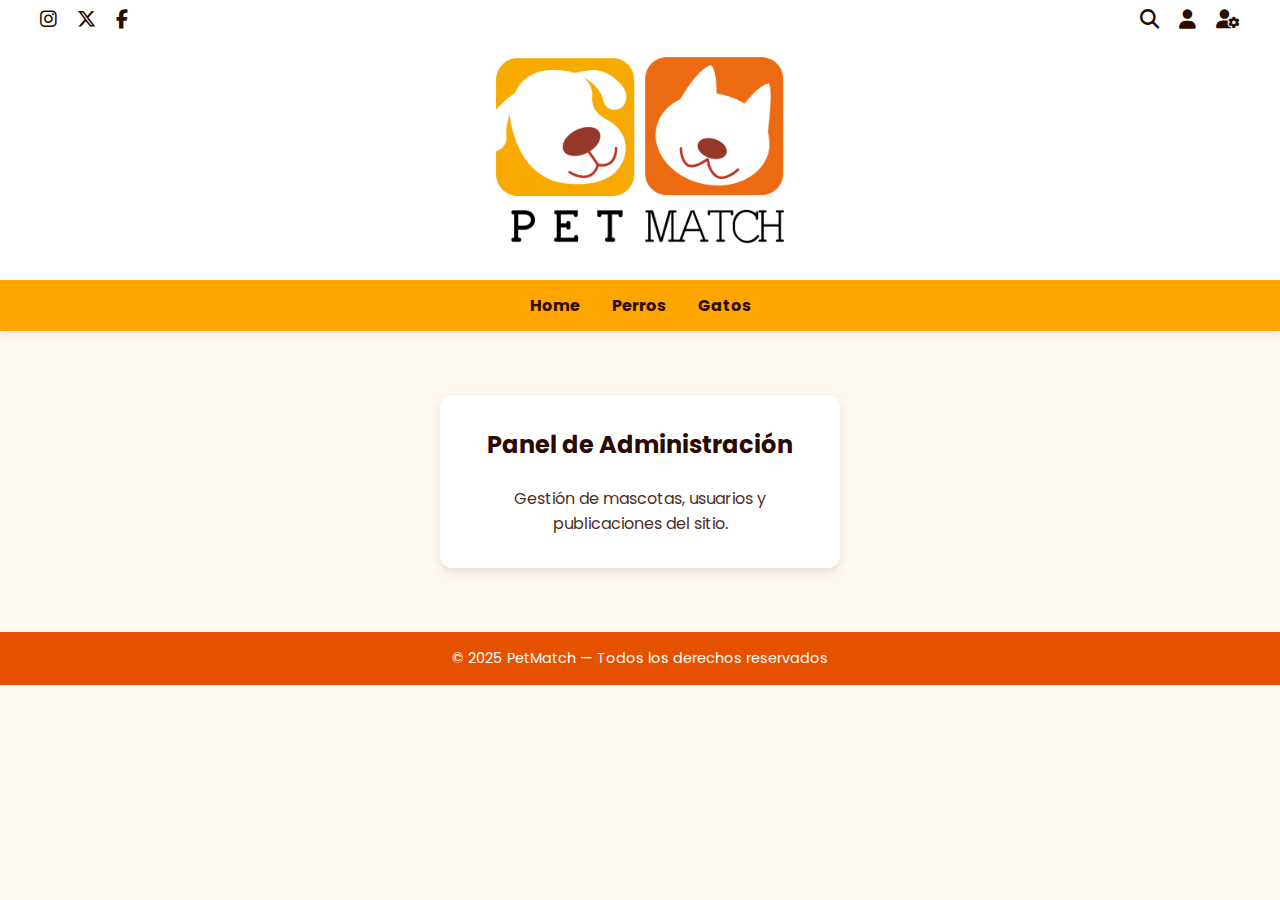
<file: admin.html>
<!DOCTYPE html>
<html lang="es">
<head>
  <meta charset="UTF-8" />
  <meta name="viewport" content="width=device-width, initial-scale=1.0"/>
  <title>Panel Admin – PetMatch</title>
  <link rel="stylesheet" href="./css/style.css"/>
  <link rel="stylesheet" href="https://cdnjs.cloudflare.com/ajax/libs/font-awesome/6.5.0/css/all.min.css"/>
  <link rel="icon" href="./imgs/favicon.ico" type="image/x-icon">
  <link rel="preconnect" href="https://fonts.googleapis.com">
  <link rel="preconnect" href="https://fonts.gstatic.com" crossorigin>
  <link href="https://fonts.googleapis.com/css2?family=Poppins:wght@400;600&display=swap" rel="stylesheet">
</head>
<body>

  <!-- Header -->
  <header class="main-header">
    <div class="top-bar">
      <div class="social-icons">
        <a href="#"><i class="fab fa-instagram"></i></a>
        <a href="#"><i class="fab fa-x-twitter"></i></a>
        <a href="#"><i class="fab fa-facebook-f"></i></a>
      </div>
      <div class="action-icons">
        <a href="#"><i class="fas fa-search"></i></a>
        <a href="login.html"><i class="fas fa-user"></i></a>
        <a href="admin.html"><i class="fas fa-user-cog"></i></a>
      </div>
    </div>
    <div class="logo">
      <img src="./imgs/logo_petmatch.png" alt="PetMatch">
    </div>
    <nav class="main-nav">
      <a href="index.html">Home</a>
      <a href="perros.html">Perros</a>
      <a href="gatos.html">Gatos</a>
    </nav>
  </header>

  <main>
    <section class="admin-panel">
      <h2>Panel de Administración</h2>
      <p>Gestión de mascotas, usuarios y publicaciones del sitio.</p>
      
		
    </section>
  </main>

  <footer class="main-footer">
    <p>&copy; 2025 PetMatch — Todos los derechos reservados</p>
  </footer>

</body>
</html>
</file>
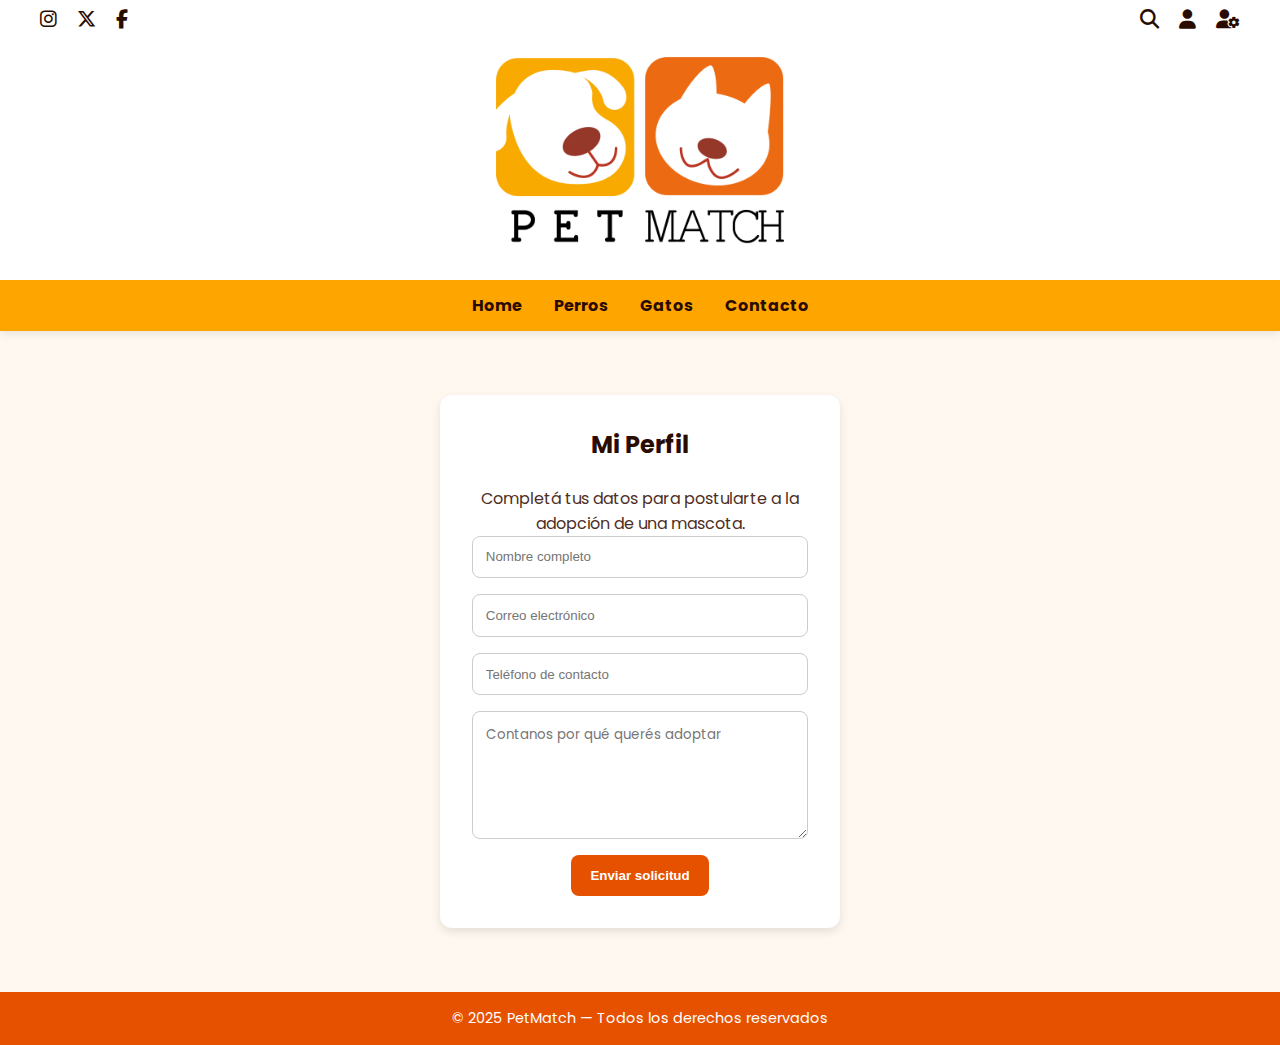
<file: adoptante.html>
<!DOCTYPE html>
<html lang="es">
<head>
  <meta charset="UTF-8">
  <meta name="viewport" content="width=device-width, initial-scale=1.0">
  <title>Gatos en Adopción – PetMatch</title>
  <link rel="stylesheet" href="./css/style.css">
  <link rel="stylesheet" href="https://cdnjs.cloudflare.com/ajax/libs/font-awesome/6.5.0/css/all.min.css">
  <link rel="icon" href="./imgs/favicon.ico" type="image/x-icon">
  <link rel="preconnect" href="https://fonts.googleapis.com">
  <link rel="preconnect" href="https://fonts.gstatic.com" crossorigin>
  <link href="https://fonts.googleapis.com/css2?family=Poppins:wght@400;600&display=swap" rel="stylesheet">
</head>
<body>

  <!-- Header  -->
  <header class="main-header">
    <div class="top-bar">
      <div class="social-icons">
        <a href="#"><i class="fab fa-instagram"></i></a>
        <a href="#"><i class="fab fa-x-twitter"></i></a>
        <a href="#"><i class="fab fa-facebook-f"></i></a>
      </div>
      <div class="action-icons">
        <a href="#"><i class="fas fa-search"></i></a>
        <a href="login.html"><i class="fas fa-user"></i></a>
        <a href="admin.html"><i class="fas fa-user-cog"></i></a>
      </div>
      </div>
    </div>
    <div class="logo">
      <img src="./imgs/logo_petmatch.png" alt="PetMatch">
    </div>
    <nav class="main-nav">
      <a href="index.html">Home</a>
      <a href="perros.html">Perros</a>
      <a href="gatos.html">Gatos</a>
	  <a href="contacto.html">Contacto</a>
    </nav>
  </header>

<main>
  <section class="login-form">
    <h2>Mi Perfil</h2>
    <p>Completá tus datos para postularte a la adopción de una mascota.</p>
    <form>
      <input type="text" name="nombre" placeholder="Nombre completo" required />
      <input type="email" name="email" placeholder="Correo electrónico" required />
      <input type="tel" name="telefono" placeholder="Teléfono de contacto" />
      <textarea name="mensaje" rows="5" placeholder="Contanos por qué querés adoptar"></textarea>
      <button type="submit">Enviar solicitud</button>
    </form>
  </section>
</main>

<footer class="main-footer">
  <p>&copy; 2025 PetMatch — Todos los derechos reservados</p>
</footer>

</body>
</html>
</file>
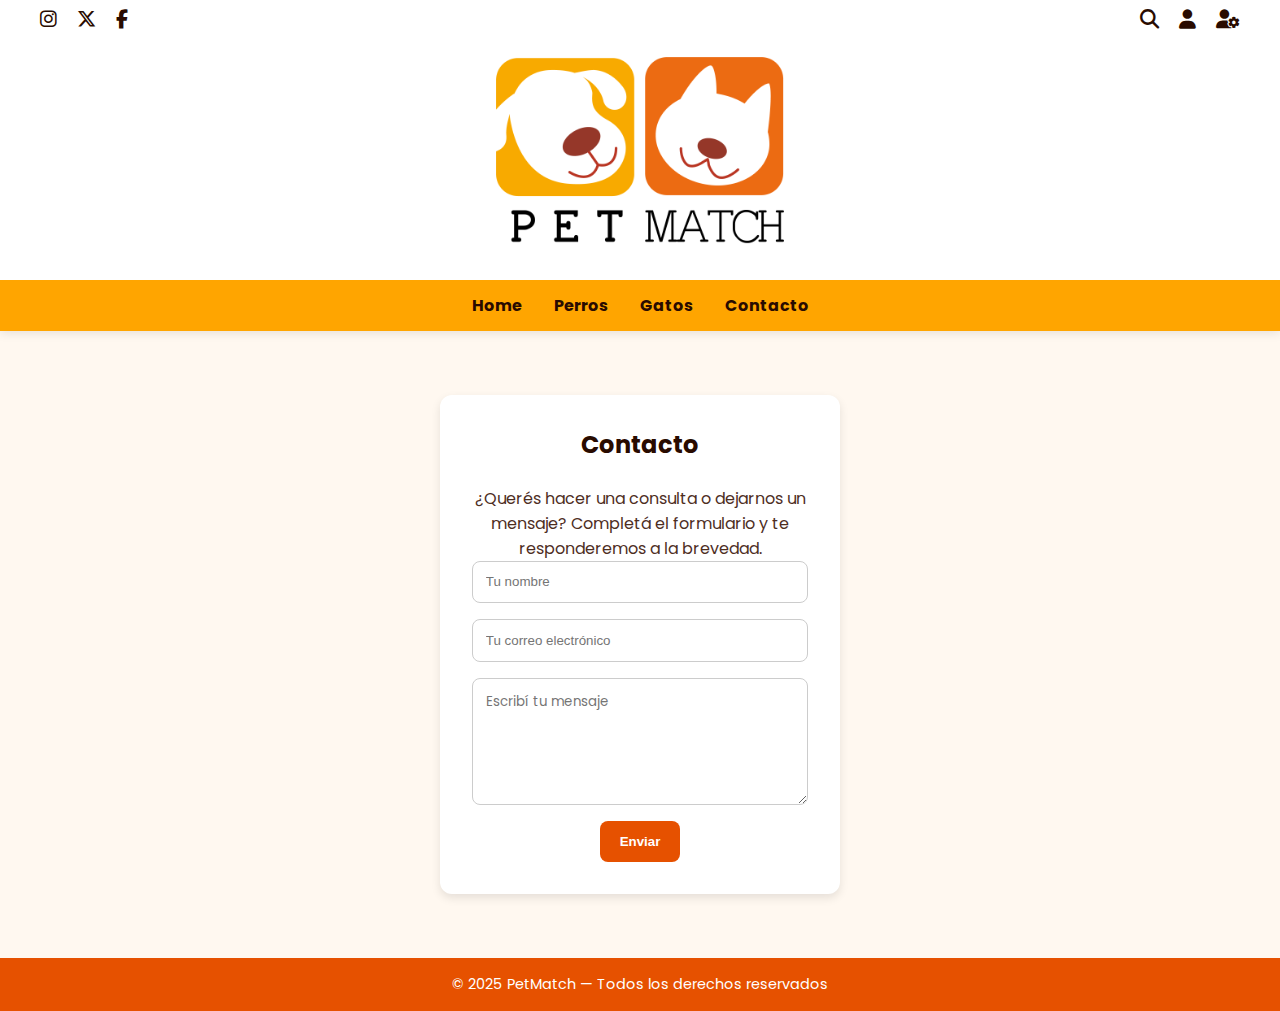
<file: contacto.html>
<!DOCTYPE html>
<html lang="es">
<head>
  <meta charset="UTF-8">
  <meta name="viewport" content="width=device-width, initial-scale=1.0">
  <title>Gatos en Adopción – PetMatch</title>
  <link rel="stylesheet" href="./css/style.css">
  <link rel="stylesheet" href="https://cdnjs.cloudflare.com/ajax/libs/font-awesome/6.5.0/css/all.min.css">
  <link rel="icon" href="./imgs/favicon.ico" type="image/x-icon">
  <link rel="preconnect" href="https://fonts.googleapis.com">
  <link rel="preconnect" href="https://fonts.gstatic.com" crossorigin>
  <link href="https://fonts.googleapis.com/css2?family=Poppins:wght@400;600&display=swap" rel="stylesheet">
</head>
<body>

  <!-- Header  -->
  <header class="main-header">
    <div class="top-bar">
      <div class="social-icons">
        <a href="#"><i class="fab fa-instagram"></i></a>
        <a href="#"><i class="fab fa-x-twitter"></i></a>
        <a href="#"><i class="fab fa-facebook-f"></i></a>
      </div>
      <div class="action-icons">
        <a href="#"><i class="fas fa-search"></i></a>
        <a href="login.html"><i class="fas fa-user"></i></a>
        <a href="admin.html"><i class="fas fa-user-cog"></i></a>
      </div>
    </div>
    <div class="logo">
      <img src="./imgs/logo_petmatch.png" alt="PetMatch Logo">
    </div>
    <nav class="main-nav">
      <a href="index.html">Home</a>
      <a href="perros.html">Perros</a>
      <a href="gatos.html">Gatos</a>
	  <a href="contacto.html">Contacto</a>
    </nav>
  </header>

  <!-- Main -->
  <main>
    <section class="login-form">
  <h2>Contacto</h2>
  <p>¿Querés hacer una consulta o dejarnos un mensaje? Completá el formulario y te responderemos a la brevedad.</p>
  <form action="#" method="post">
    <input type="text" name="nombre" placeholder="Tu nombre" required>
    <input type="email" name="email" placeholder="Tu correo electrónico" required>
    <textarea name="mensaje" placeholder="Escribí tu mensaje" rows="5" style="width: 100%; padding: 0.8rem; border: 1px solid #ccc; border-radius: 8px; margin-bottom: 1rem;" required></textarea>
    <button type="submit">Enviar</button>
  </form>
</section>
  </main>

  <footer class="main-footer">
    <p>&copy; 2025 PetMatch — Todos los derechos reservados</p>
  </footer>

</body>
</html>
</file>
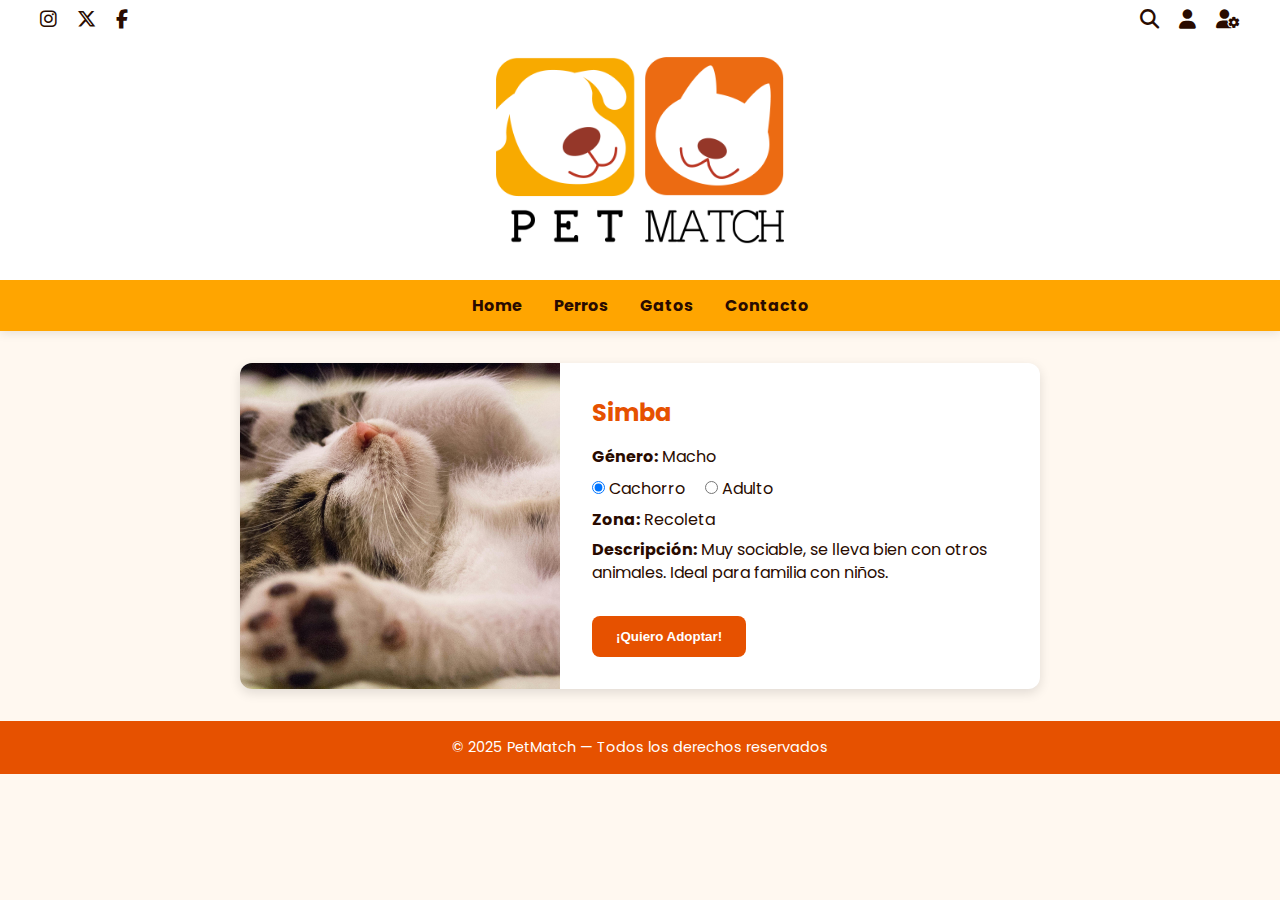
<file: detalle.html>
<!DOCTYPE html>
<html lang="es">
<head>
  <meta charset="UTF-8">
  <meta name="viewport" content="width=device-width, initial-scale=1.0">
  <title>Gatos en Adopción – PetMatch</title>
  <link rel="stylesheet" href="./css/style.css">
  <link rel="stylesheet" href="https://cdnjs.cloudflare.com/ajax/libs/font-awesome/6.5.0/css/all.min.css">
  <link rel="icon" href="./imgs/favicon.ico" type="image/x-icon">
  <link rel="preconnect" href="https://fonts.googleapis.com">
  <link rel="preconnect" href="https://fonts.gstatic.com" crossorigin>
  <link href="https://fonts.googleapis.com/css2?family=Poppins:wght@400;600&display=swap" rel="stylesheet">
</head>
<body>

  <!-- Header  -->
  <header class="main-header">
    <div class="top-bar">
      <div class="social-icons">
        <a href="#"><i class="fab fa-instagram"></i></a>
        <a href="#"><i class="fab fa-x-twitter"></i></a>
        <a href="#"><i class="fab fa-facebook-f"></i></a>
      </div>
      <div class="action-icons">
        <a href="#"><i class="fas fa-search"></i></a>
        <a href="login.html"><i class="fas fa-user"></i></a>
        <a href="admin.html"><i class="fas fa-user-cog"></i></a>
      </div>
    </div>
    <div class="logo">
      <img src="./imgs/logo_petmatch.png" alt="PetMatch Logo">
    </div>
    <nav class="main-nav">
      <a href="index.html">Home</a>
      <a href="perros.html">Perros</a>
      <a href="gatos.html">Gatos</a>
	  <a href="contacto.html">Contacto</a>
    </nav>
  </header>

  <!-- Main -->
  <main>
    <div class="card-details">
  <img src="./imgs/cat01.jpg" alt="Simba">
  <div class="card-info">
    <h2>Simba</h2>
    
    <p><strong>Género:</strong> Macho</p>
    
    <!--<p><strong>Etapa de vida:</strong></p>-->
    <label>
      <input type="radio" name="etapa" checked> Cachorro
    </label>
    <label>
      <input type="radio" name="etapa"> Adulto
    </label>

    <p><strong>Zona:</strong> Recoleta</p>

    <p><strong>Descripción:</strong> Muy sociable, se lleva bien con otros animales. Ideal para familia con niños.</p>

    <button class="adopt-btn">¡Quiero Adoptar!</button>
  </div>
</div>
  </main>

  <footer class="main-footer">
    <p>&copy; 2025 PetMatch — Todos los derechos reservados</p>
  </footer>

</body>
</html>
</file>
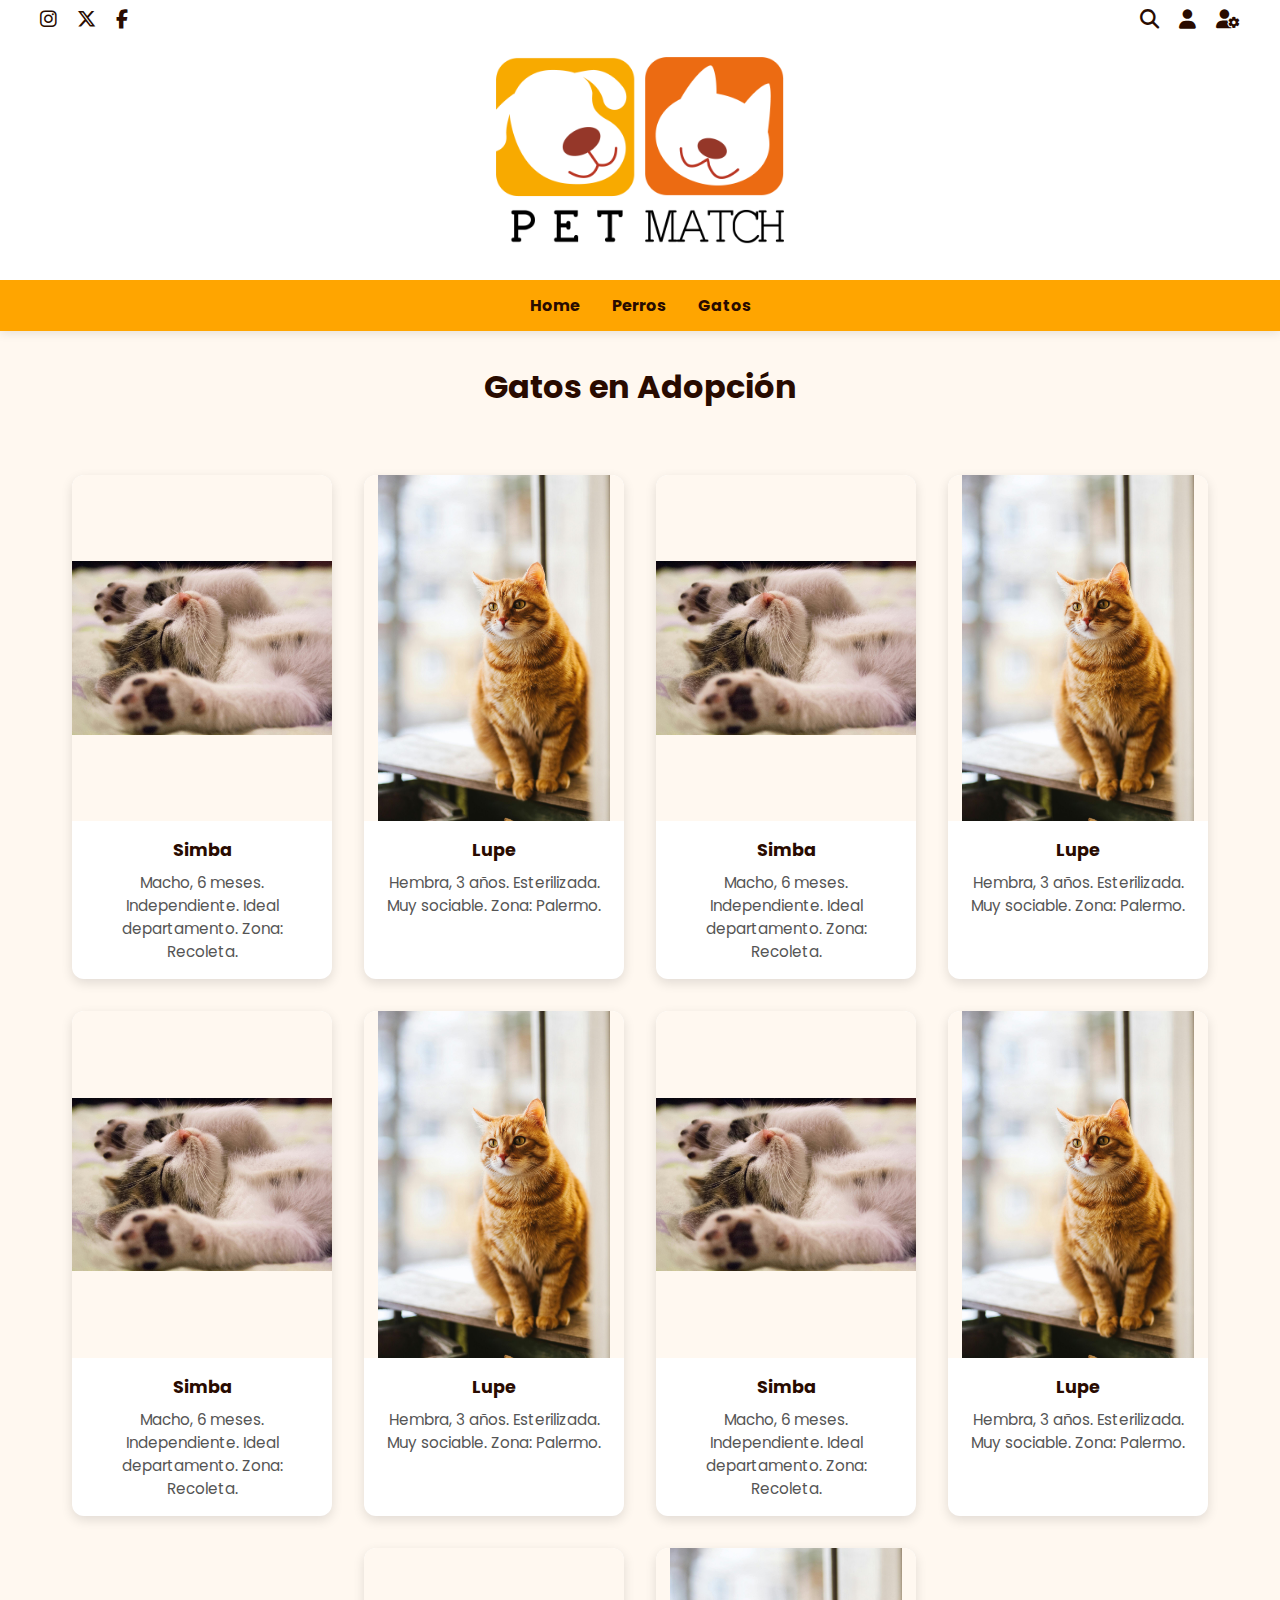
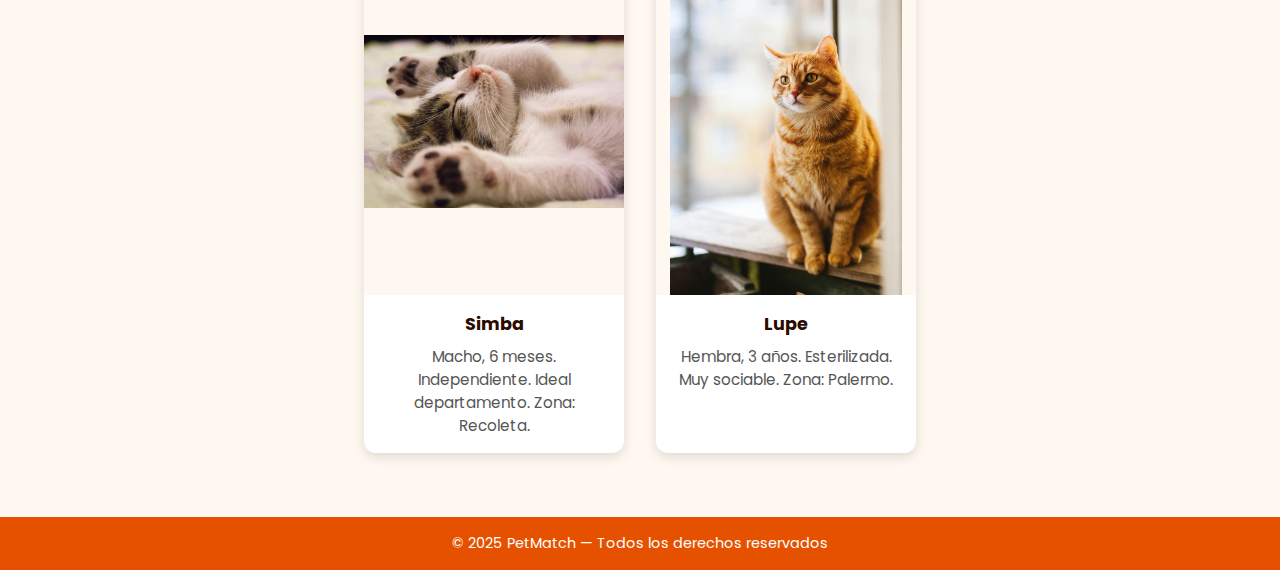
<file: gatos.html>
<!DOCTYPE html>
<html lang="es">
<head>
  <meta charset="UTF-8">
  <meta name="viewport" content="width=device-width, initial-scale=1.0">
  <title>Gatos en Adopción – PetMatch</title>
  <link rel="stylesheet" href="./css/style.css">
  <link rel="stylesheet" href="https://cdnjs.cloudflare.com/ajax/libs/font-awesome/6.5.0/css/all.min.css">
  <link rel="icon" href="./imgs/favicon.ico" type="image/x-icon">
  <link rel="preconnect" href="https://fonts.googleapis.com">
  <link rel="preconnect" href="https://fonts.gstatic.com" crossorigin>
  <link href="https://fonts.googleapis.com/css2?family=Poppins:wght@400;600&display=swap" rel="stylesheet">
</head>
<body>

  <!-- Header  -->
  <header class="main-header">
    <div class="top-bar">
      <div class="social-icons">
        <a href="#"><i class="fab fa-instagram"></i></a>
        <a href="#"><i class="fab fa-x-twitter"></i></a>
        <a href="#"><i class="fab fa-facebook-f"></i></a>
      </div>
      <div class="action-icons">
        <a href="#"><i class="fas fa-search"></i></a>
        <a href="login.html"><i class="fas fa-user"></i></a>
        <a href="admin.html"><i class="fas fa-user-cog"></i></a>
      </div>
    </div>
    <div class="logo">
      <img src="./imgs/logo_petmatch.png" alt="PetMatch Logo">
    </div>
    <nav class="main-nav">
      <a href="index.html">Home</a>
      <a href="perros.html">Perros</a>
      <a href="gatos.html">Gatos</a>
    </nav>
  </header>

  <!-- Main -->
  <main>
    <section class="cards-section">
      <h1>Gatos en Adopción</h1>
      <div class="cards-container">
        
        <div class="card">
          <img src="./imgs/cat01.jpg" alt="Simba">
          <h3>Simba</h3>
          <p>Macho, 6 meses.  Independiente. Ideal departamento. Zona: Recoleta.</p>
        </div>
        <div class="card">
          <img src="./imgs/cat02.jpg" alt="Lupe">
          <h3>Lupe</h3>
          <p>Hembra, 3 años. Esterilizada. Muy sociable. Zona: Palermo.</p>
        </div>
		<div class="card">
          <img src="./imgs/cat01.jpg" alt="Simba">
          <h3>Simba</h3>
          <p>Macho, 6 meses.  Independiente. Ideal departamento. Zona: Recoleta.</p>
        </div>
        <div class="card">
          <img src="./imgs/cat02.jpg" alt="Lupe">
          <h3>Lupe</h3>
          <p>Hembra, 3 años. Esterilizada. Muy sociable. Zona: Palermo.</p>
        </div>
		<div class="card">
          <img src="./imgs/cat01.jpg" alt="Simba">
          <h3>Simba</h3>
          <p>Macho, 6 meses.  Independiente. Ideal departamento. Zona: Recoleta.</p>
        </div>
        <div class="card">
          <img src="./imgs/cat02.jpg" alt="Lupe">
          <h3>Lupe</h3>
          <p>Hembra, 3 años. Esterilizada. Muy sociable. Zona: Palermo.</p>
        </div>
		<div class="card">
          <img src="./imgs/cat01.jpg" alt="Simba">
          <h3>Simba</h3>
          <p>Macho, 6 meses.  Independiente. Ideal departamento. Zona: Recoleta.</p>
        </div>
        <div class="card">
          <img src="./imgs/cat02.jpg" alt="Lupe">
          <h3>Lupe</h3>
          <p>Hembra, 3 años. Esterilizada. Muy sociable. Zona: Palermo.</p>
        </div>
		<div class="card">
          <img src="./imgs/cat01.jpg" alt="Simba">
          <h3>Simba</h3>
          <p>Macho, 6 meses.  Independiente. Ideal departamento. Zona: Recoleta.</p>
        </div>
        <div class="card">
          <img src="./imgs/cat02.jpg" alt="Lupe">
          <h3>Lupe</h3>
          <p>Hembra, 3 años. Esterilizada. Muy sociable. Zona: Palermo.</p>
        </div>
        
      </div>
    </section>
  </main>

  <footer class="main-footer">
    <p>&copy; 2025 PetMatch — Todos los derechos reservados</p>
  </footer>

</body>
</html>
</file>
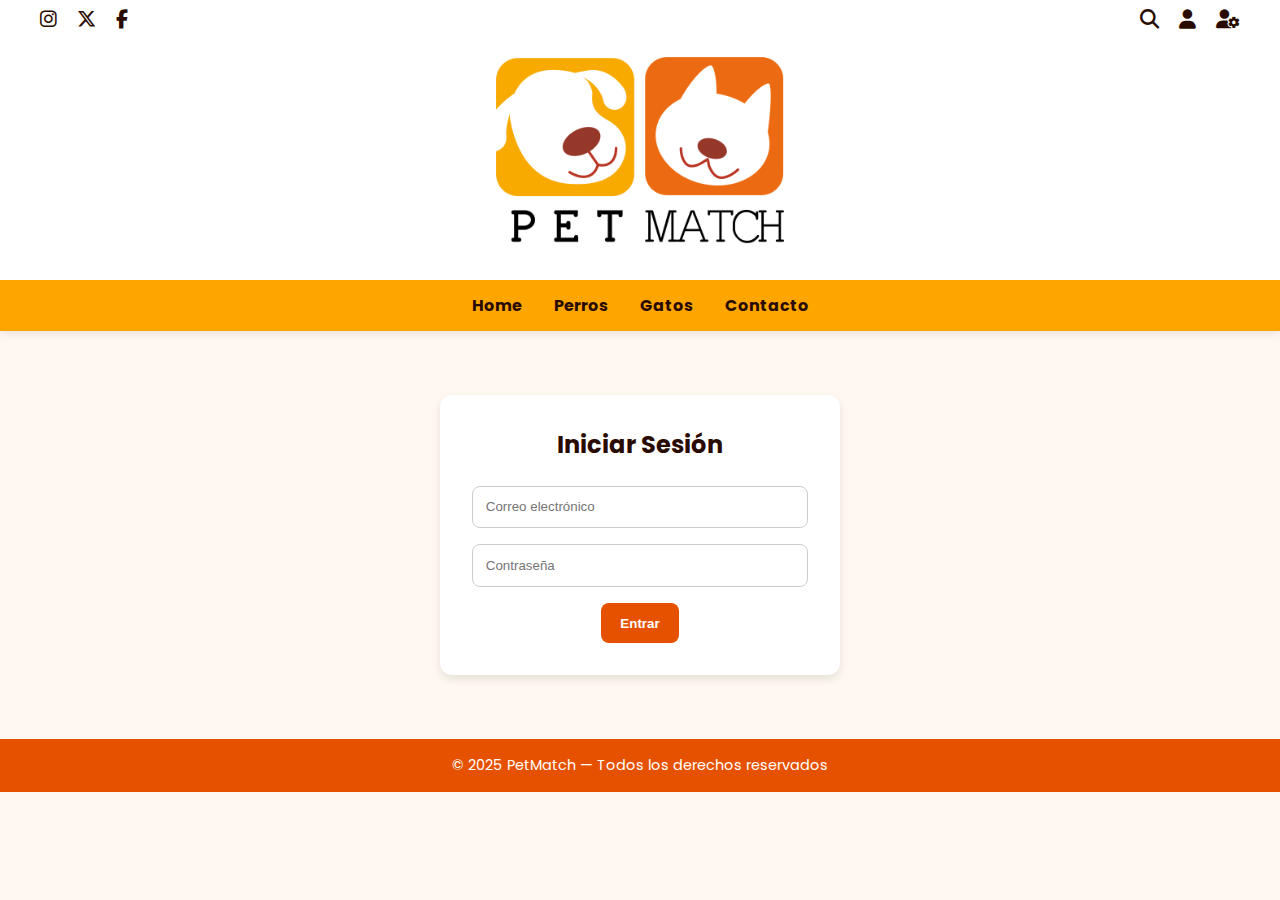
<file: login.html>
<!DOCTYPE html>
<html lang="es">
<head>
  <meta charset="UTF-8" />
  <meta name="viewport" content="width=device-width, initial-scale=1.0"/>
  <title>Iniciar Sesión – PetMatch</title>
  <link rel="stylesheet" href="./css/style.css"/>
  <link rel="stylesheet" href="https://cdnjs.cloudflare.com/ajax/libs/font-awesome/6.5.0/css/all.min.css"/>
  <link rel="icon" href="./imgs/favicon.ico" type="image/x-icon">
  <link rel="preconnect" href="https://fonts.googleapis.com">
  <link rel="preconnect" href="https://fonts.gstatic.com" crossorigin>
  <link href="https://fonts.googleapis.com/css2?family=Poppins:wght@400;600&display=swap" rel="stylesheet">
</head>
<body>

  <!-- Header -->
  <header class="main-header">
    <div class="top-bar">
      <div class="social-icons">
        <a href="#"><i class="fab fa-instagram"></i></a>
        <a href="#"><i class="fab fa-x-twitter"></i></a>
        <a href="#"><i class="fab fa-facebook-f"></i></a>
      </div>
      <div class="action-icons">
        <a href="#"><i class="fas fa-search"></i></a>
        <a href="login.html"><i class="fas fa-user"></i></a>
        <a href="admin.html"><i class="fas fa-user-cog"></i></a>
      </div>
    </div>
    <div class="logo">
      <img src="./imgs/logo_petmatch.png" alt="PetMatch">
    </div>
    <nav class="main-nav">
      <a href="index.html">Home</a>
      <a href="perros.html">Perros</a>
      <a href="gatos.html">Gatos</a>
	  <a href="contacto.html">Contacto</a>
    </nav>
  </header>

  <!-- Main -->
  <main>
    <section class="login-form">
      <h2>Iniciar Sesión</h2>
      <form>
        <input type="email" placeholder="Correo electrónico" required>
        <input type="password" placeholder="Contraseña" required>
        <button type="submit">Entrar</button>
      </form>
    </section>
  </main>

  <footer class="main-footer">
    <p>&copy; 2025 PetMatch — Todos los derechos reservados</p>
  </footer>

</body>
</html>
</file>
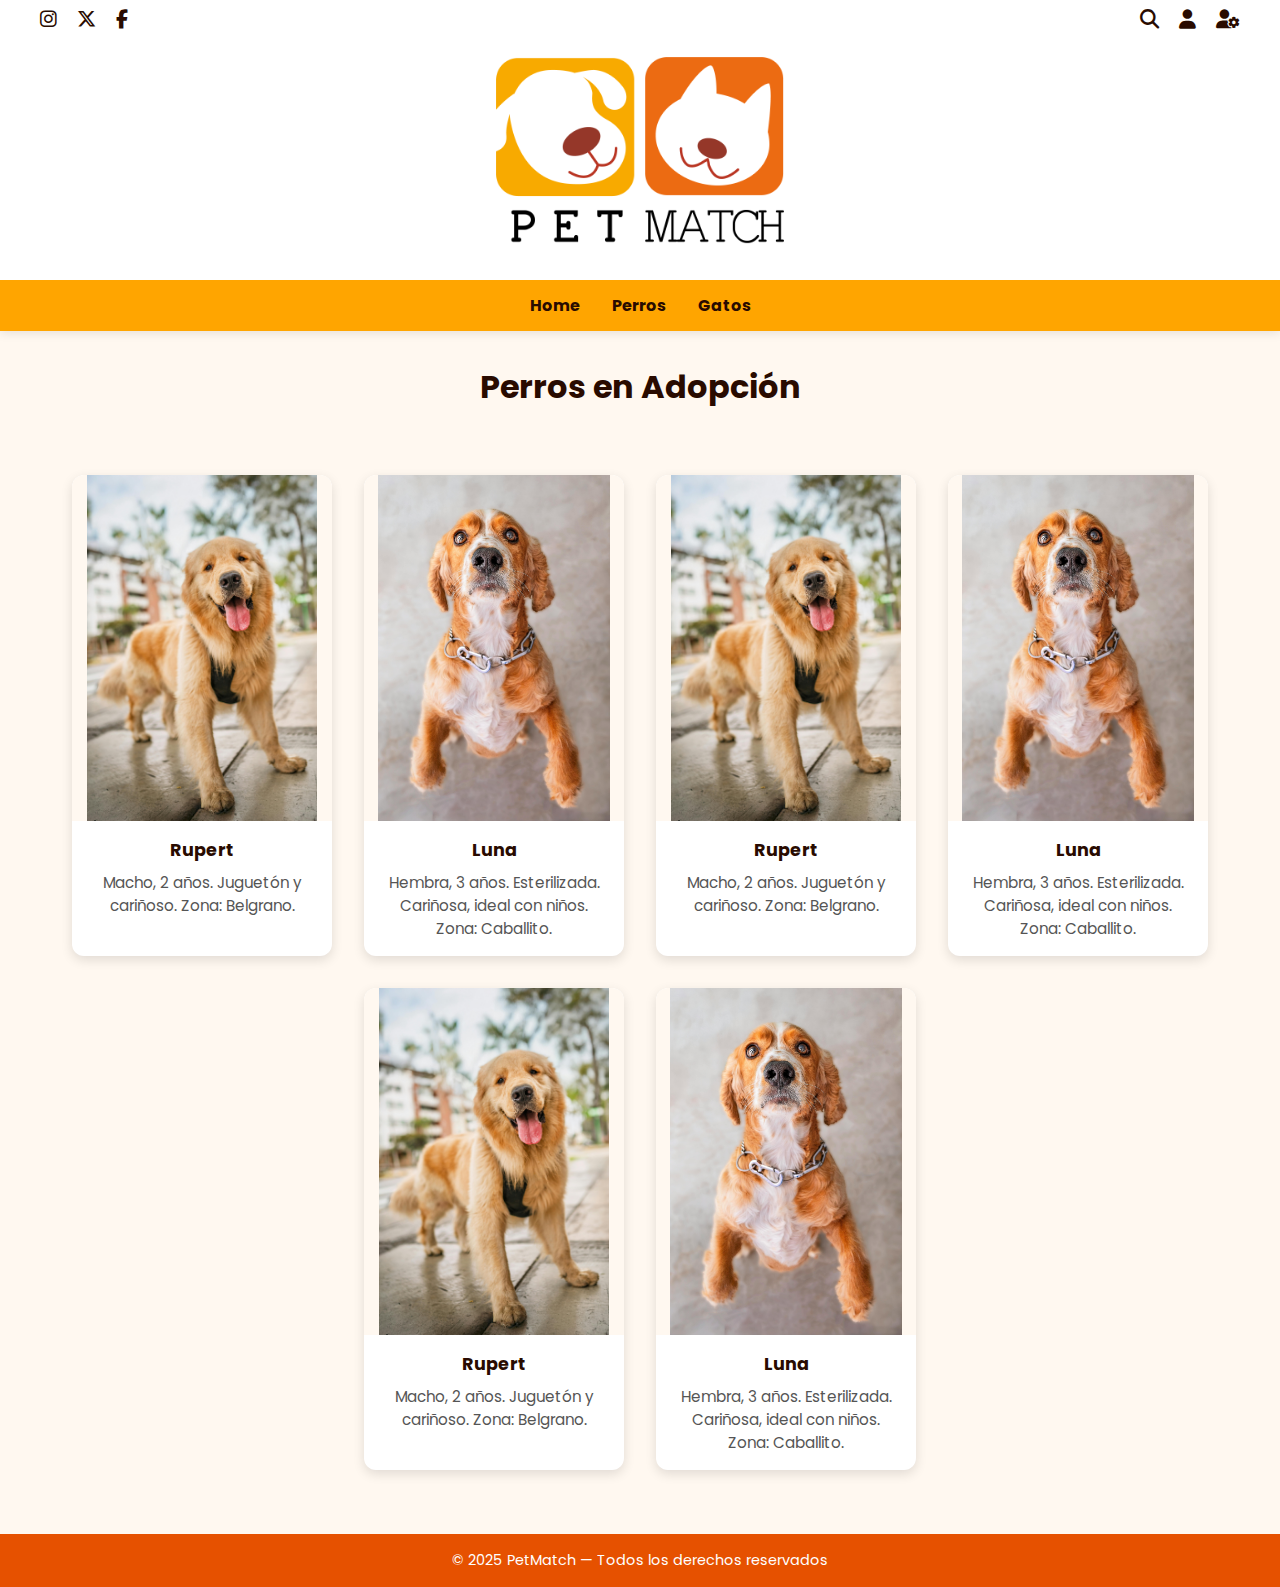
<file: perros.html>
<!DOCTYPE html>
<html lang="es">
<head>
  <meta charset="UTF-8">
  <meta name="viewport" content="width=device-width, initial-scale=1.0">
  <title>Perros en Adopción – PetMatch</title>
  <link rel="stylesheet" href="./css/style.css">
  <link rel="stylesheet" href="https://cdnjs.cloudflare.com/ajax/libs/font-awesome/6.5.0/css/all.min.css">
  <link rel="icon" href="./imgs/favicon.ico" type="image/x-icon">
  <link rel="preconnect" href="https://fonts.googleapis.com">
  <link rel="preconnect" href="https://fonts.gstatic.com" crossorigin>
  <link href="https://fonts.googleapis.com/css2?family=Poppins:wght@400;600&display=swap" rel="stylesheet">
</head>
<body>

  <!-- Header  -->
  <header class="main-header">
    <div class="top-bar">
      <div class="social-icons">
        <a href="#"><i class="fab fa-instagram"></i></a>
        <a href="#"><i class="fab fa-x-twitter"></i></a>
        <a href="#"><i class="fab fa-facebook-f"></i></a>
      </div>
      <div class="action-icons">
        <a href="#"><i class="fas fa-search"></i></a>
        <a href="login.html"><i class="fas fa-user"></i></a>
        <a href="admin.html"><i class="fas fa-user-cog"></i></a>
      </div>
      </div>
    </div>
    <div class="logo">
      <img src="./imgs/logo_petmatch.png" alt="PetMatch">
    </div>
    <nav class="main-nav">
      <a href="index.html">Home</a>
      <a href="perros.html">Perros</a>
      <a href="gatos.html">Gatos</a>
    </nav>
  </header>

  <!-- Main -->
  <main>
    <section class="cards-section">
      <h1>Perros en Adopción</h1>
      <div class="cards-container">
        
        <div class="card">
          <img src="./imgs/dog01.jpg" alt="Rupert">
          <h3>Rupert</h3>
          <p>Macho, 2 años. Juguetón y cariñoso. Zona: Belgrano.</p>
        </div>
        <div class="card">
          <img src="./imgs/dog03.jpg" alt="Luna">
          <h3>Luna</h3>
          <p>Hembra, 3 años. Esterilizada. Cariñosa, ideal con niños. Zona: Caballito.</p>
        </div>
		<div class="card">
          <img src="./imgs/dog01.jpg" alt="Rupert">
          <h3>Rupert</h3>
          <p>Macho, 2 años. Juguetón y cariñoso. Zona: Belgrano.</p>
        </div>
        <div class="card">
          <img src="./imgs/dog03.jpg" alt="Luna">
          <h3>Luna</h3>
          <p>Hembra, 3 años. Esterilizada. Cariñosa, ideal con niños. Zona: Caballito.</p>
        </div>
		<div class="card">
          <img src="./imgs/dog01.jpg" alt="Rupert">
          <h3>Rupert</h3>
          <p>Macho, 2 años. Juguetón y cariñoso. Zona: Belgrano.</p>
        </div>
        <div class="card">
          <img src="./imgs/dog03.jpg" alt="Luna">
          <h3>Luna</h3>
          <p>Hembra, 3 años. Esterilizada. Cariñosa, ideal con niños. Zona: Caballito.</p>
        </div>
        
      </div>
    </section>
  </main>

  <footer class="main-footer">
    <p>&copy; 2025 PetMatch — Todos los derechos reservados</p>
  </footer>

</body>
</html>
</file>
<file: css/style.css>
@charset "utf-8";
/* CSS Document */

* {
  margin: 0;
  padding: 0;
  box-sizing: border-box;
}

body {
  font-family: 'Poppins', sans-serif;
  background-color: #fff8f0;
  color: #4e2e1f;
}

a {
  color: inherit;
  text-decoration: none;
}

.main-header {
  background-color: #fff;
  box-shadow: 0 2px 10px rgba(0,0,0,0.1);
}

.top-bar {
  display: flex;
  justify-content: space-between;
  align-items: center;
  padding: 0.5rem 2rem;
  /*background-color: #ffeadb;*/
}

.social-icons i,
.action-icons i {
  color: #290B00;
  margin: 0 0.5rem;
  font-size: 1.2rem;
  transition: color 0.3s;
}

.social-icons i:hover,
.action-icons i:hover {
  color: #a04000;
}

.logo {
  text-align: center;
  padding: 1rem 0;
}

.logo img {
  max-height: 200px;
}

.main-nav {
  display: flex;
  justify-content: center;
  gap: 2rem;
  padding: 0.8rem 0;
  background-color: orange;
  /*border-top: 2px solid #ffcc80;
  border-bottom: 2px solid #ffcc80;*/
}

.main-nav a {
  font-weight: 700;
  color: #290B00;
  transition: color 0.3s;
}

.main-nav a:hover {
  color: #fff;
}

.hero img,
.hero video {
  width: 100%;
  height: auto;
  max-height: 600px;
  object-fit: cover;
  display: block;
}

.main-footer {
  text-align: center;
  padding: 1rem;
  background-color: #e65100;
  color: #fff;
  font-size: 0.9rem;
}

.cards-section {
  padding: 2rem;
}

.cards-section h1 {
  text-align: center;
  margin-bottom: 2rem;
  color: #290B00;
}

.cards-container {
  display: flex;
  flex-wrap: wrap;
  justify-content: center; 
  gap: 2rem;
  padding: 2rem;
  max-width: 1300px;
  margin: 0 auto;
}

.card {
  background: #fff;
  border-radius: 12px;
  box-shadow: 0 4px 12px rgba(0, 0, 0, 0.12);
  width: 260px; 
  overflow: hidden;
  text-align: center;
  transition: transform 0.3s ease;
  display: flex;
  flex-direction: column;
}

.card img {
  width: 100%;
  aspect-ratio: 3 / 4;
  object-fit: contain; 
  background-color: #fff8f0; 
  border-top-left-radius: 12px;
  border-top-right-radius: 12px;
}

.card h3 {
  margin: 1rem 0 0.5rem;
  color: #290B00;
  font-size: 1.1rem;
}

.card p {
  color: #555;
  padding: 0 1rem 1rem;
  font-size: 0.95rem;
}

.card:hover {
  transform: translateY(-5px);
}
.login-form, .admin-panel {
  max-width: 400px;
  margin: 4rem auto;
  background: #fff;
  padding: 2rem;
  border-radius: 12px;
  box-shadow: 0 4px 10px rgba(0,0,0,0.1);
  text-align: center;
}

.login-form h2, .admin-panel h2 {
  margin-bottom: 1.5rem;
  color: #290B00;
}

.login-form input {
  display: block;
  width: 100%;
  padding: 0.8rem;
  margin-bottom: 1rem;
  border: 1px solid #ccc;
  border-radius: 8px;
}

.login-form button {
  padding: 0.8rem 1.2rem;
  background-color: #e65100;
  color: #fff;
  border: none;
  border-radius: 8px;
  font-weight: bold;
  cursor: pointer;
}

.login-form textarea {
  display: block;
  width: 100%;
  padding: 0.8rem;
  margin-bottom: 1rem;
  border: 1px solid #ccc;
  border-radius: 8px;
  font-family: 'Poppins', sans-serif;
}

/*Detalles d la mascota*/

.detalle-img {
  max-width: 100%;
  height: auto;
  display: block;
  margin: 0 auto;
}

.card-details {
  max-width: 800px;
  margin: 2rem auto;
  background: #fff;
  border-radius: 12px;
  box-shadow: 0 4px 12px rgba(0, 0, 0, 0.12);
  display: flex;
  flex-direction: row;
  overflow: hidden;
  font-size: 1rem;
}

.card-details img {
  width: 40%;
  object-fit: cover;
  background-color: #fff8f0;
}

.card-info {
  padding: 2rem;
  color: #290B00;
  flex: 1;
}

.card-info h2 {
  margin-bottom: 1rem;
  color: #e65100;
  font-size: 1.5rem;
}

.card-info p {
  margin: 0.5rem 0;
  line-height: 1.4;
}

.card-info label {
  margin-right: 1rem;
  display: inline-block;
}

.adopt-btn {
  margin-top: 1.5rem;
  background-color: #e65100;
  color: #fff;
  border: none;
  border-radius: 5px;
  padding: 0.8rem 1.5rem;
  border-radius: 8px;
  font-weight: bold;
  cursor: pointer;
  transition: background 0.3s;
}

.adopt-btn:hover {
  background-color: #bf360c;
}

@media (max-width: 768px) {
  .card-details {
    flex-direction: column;
  }

  .card-details img {
    width: 100%;
    height: auto;
  }

  .card-info {
    padding: 1.5rem;
  }
}

/* Responsive */
@media (max-width: 768px) {
  .top-bar {
    flex-direction: column;
    gap: 0.5rem;
  }

  .main-nav {
    flex-direction: column;
    gap: 1rem;
  }
}
</file>
